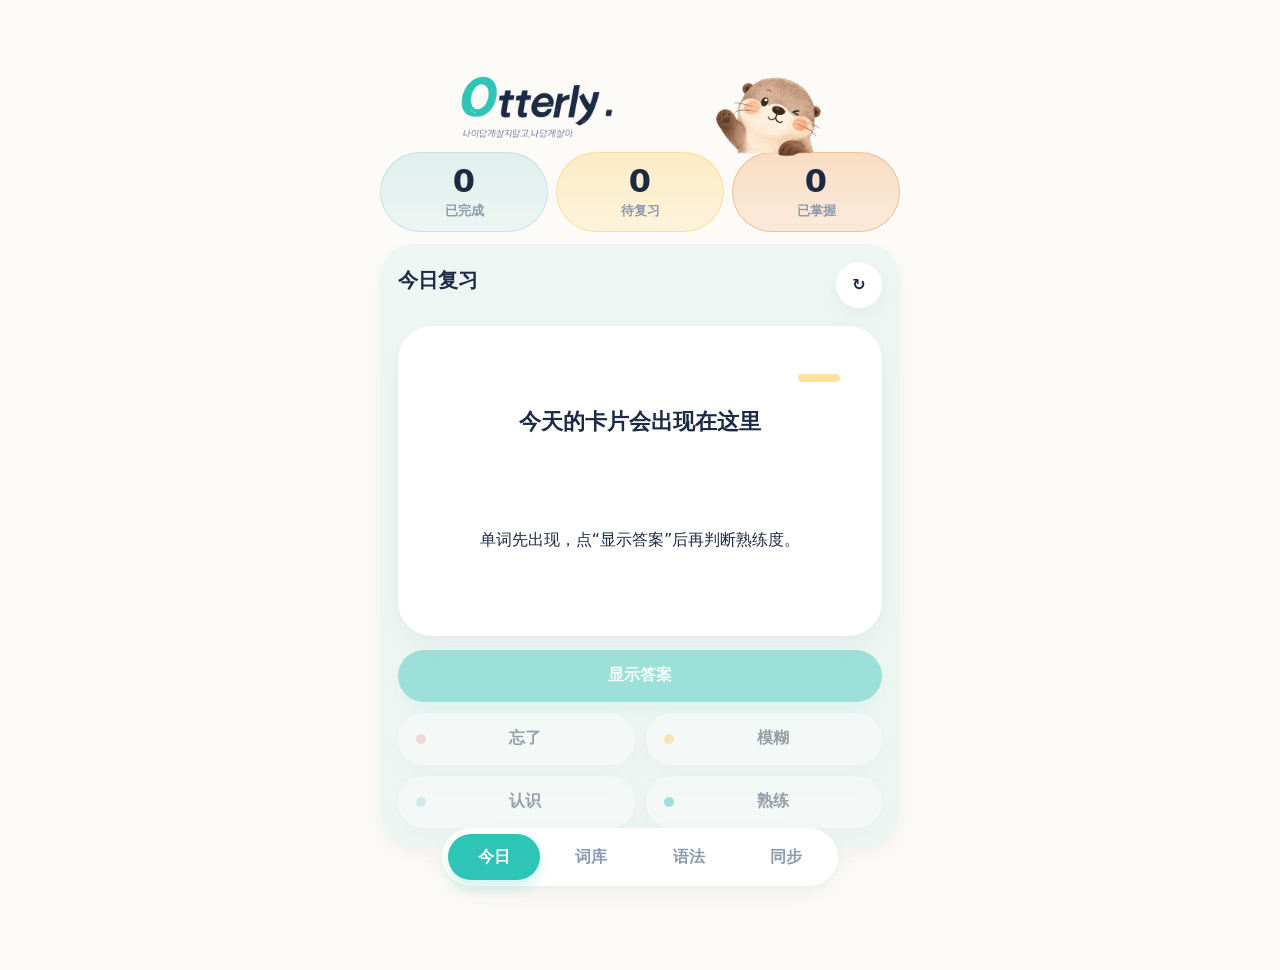
<file: index.html>
<!doctype html>
<html lang="zh-CN">
  <head>
    <meta charset="UTF-8" />
    <meta name="viewport" content="width=device-width, initial-scale=1.0" />
    <meta name="theme-color" content="#2EC4B6" />
    <meta name="apple-mobile-web-app-capable" content="yes" />
    <meta name="apple-mobile-web-app-title" content="Otterly" />
    <meta name="apple-mobile-web-app-status-bar-style" content="default" />
    <meta name="application-name" content="Otterly" />
    <title>Otterly</title>
    <link rel="manifest" href="./manifest.webmanifest?v=20260605-daily-deck" />
    <link rel="icon" type="image/png" sizes="192x192" href="./favicon.png?v=20260605-daily-deck" />
    <link rel="apple-touch-icon" href="./apple-touch-icon.png?v=20260605-daily-deck" />
    <link rel="stylesheet" href="./styles.css?v=20260605-daily-deck" />
  </head>
  <body>
    <main class="app-shell">
      <header class="topbar">
        <div class="brand-header" aria-label="Otterly">
          <img class="brand-header-image" src="./assets/banner-today.png" alt="Otterly" onerror="this.hidden=true; this.nextElementSibling.hidden=false;" />
          <div class="brand-header-fallback" hidden>
            <span class="brand-wordmark">OTTERLY</span>
          </div>
        </div>
      </header>

      <nav class="tab-bar" aria-label="功能导航">
        <button type="button" class="tab-button active" data-tab="review">今日</button>
        <button type="button" class="tab-button" data-tab="library">词库</button>
        <button type="button" class="tab-button" data-tab="grammar">语法</button>
        <button type="button" class="tab-button" data-tab="sync">同步</button>
      </nav>

      <section id="reviewView" class="tab-view active" data-view="review">
        <section class="review-dashboard" aria-label="今日复习概览">
          <div>
            <span id="doneCount">0</span>
            <small>已完成</small>
          </div>
          <div>
            <span id="dueCount">0</span>
            <small>待复习</small>
          </div>
          <div>
            <span id="goalProgress">0</span>
            <small>已掌握</small>
          </div>
        </section>

        <section class="panel review-panel">
          <div class="panel-head">
            <div>
              <h2>今日复习</h2>
              <p id="reviewSubhead"></p>
            </div>
            <button id="nextReview" class="icon-button" title="扩展或换一张今日卡片" aria-label="扩展或换一张今日卡片">↻</button>
          </div>

          <article id="reviewCard" class="review-card empty">
            <p class="empty-title">今天的卡片会出现在这里</p>
            <p>单词先出现，点“显示答案”后再判断熟练度。</p>
          </article>

          <div class="review-actions">
            <button id="revealAnswer" class="secondary-button" disabled>显示答案</button>
            <button id="forgotButton" class="danger-button" disabled>忘了</button>
            <button id="fuzzyButton" class="secondary-button" disabled>模糊</button>
            <button id="knownButton" class="primary-button" disabled>认识</button>
            <button id="easyButton" class="primary-button strong-button" disabled>熟练</button>
          </div>
        </section>
      </section>

      <section id="libraryView" class="tab-view" data-view="library">
        <section class="entry-layout">
          <section class="panel library-panel">
            <div class="panel-head library-head">
              <div>
                <h2>我的词库</h2>
                <p><span id="totalCount">0</span> 个词</p>
              </div>
              <button id="addWordToggle" type="button" class="secondary-button library-add-button" aria-expanded="false">＋ 新增单词</button>
            </div>
              <div class="library-tools">
                <input id="filterInput" placeholder="搜索词库" />
                <button id="sortOldestButton" class="icon-button" title="按最早录入排序" aria-label="按最早录入排序">↑</button>
                <button id="sortNewestButton" class="icon-button active-sort" title="按最近录入排序" aria-label="按最近录入排序">↓</button>
              </div>
              <div class="library-hidden-data" hidden>
                <button id="exportButton" class="icon-button library-data-button" title="导出数据" aria-label="导出数据">导出</button>
                <label class="icon-button import-button" title="导入数据" aria-label="导入数据">
                  导入
                  <input id="importInput" type="file" accept="application/json" />
                </label>
              </div>
            <aside id="wordFormPanel" class="add-panel library-word-form collapsed">
              <div class="panel-head">
                <h2 id="wordFormTitle">录入新词</h2>
              </div>

              <form id="wordForm" class="word-form">
                <div class="form-section">
                  <p class="form-section-title">基础信息</p>
                  <label for="wordInput">韩语单词</label>
                  <input id="wordInput" required lang="ko" autocomplete="off" placeholder="예: 기억하다" />

                  <div class="form-grid">
                    <label>
                      发音
                      <input id="pronunciationInput" placeholder="gong-bu-ha-da" />
                    </label>
                    <label>
                      词性
                      <select id="posInput">
                        <option value="">未标注</option>
                        <option value="명사">명사 名词</option>
                        <option value="대명사">대명사 代词</option>
                        <option value="수사">수사 数词</option>
                        <option value="동사">동사 动词</option>
                        <option value="형용사">형용사 形容词</option>
                        <option value="관형사">관형사 冠形词</option>
                        <option value="부사">부사 副词</option>
                        <option value="조사">조사 助词</option>
                        <option value="감탄사">감탄사 叹词</option>
                        <option value="어미">어미 语尾</option>
                        <option value="표현">표현 表达/短语</option>
                        <option value="기타">기타 其他</option>
                      </select>
                    </label>
                  </div>
                </div>

                <div class="form-section">
                  <p class="form-section-title">释义与备注</p>
                  <label for="meaningInput">中文释义</label>
                  <textarea id="meaningInput" rows="4" placeholder="自己写中文意思、近义词或容易混淆的点"></textarea>

                  <label for="formsInput">变形 / 派生</label>
                  <textarea id="formsInput" rows="3" placeholder="예: 해요体、过去式、名词化、相关词"></textarea>

                  <label for="noteInput">例句及易混点</label>
                  <textarea id="noteInput" rows="3" placeholder="예: 기억이 나다 / 기억하다 的区别"></textarea>
                </div>

                <button id="wordSubmitButton" type="submit" class="primary-button">加入词库</button>
              </form>
            </aside>
            <div id="wordList" class="word-list"></div>
          </section>
        </section>
      </section>

      <section id="grammarView" class="tab-view" data-view="grammar">
        <section class="panel grammar-panel">
          <div class="panel-head library-head">
            <div>
              <h2>语法库</h2>
              <p><span id="grammarTotalCount">0</span> 个语法点</p>
            </div>
            <button id="addGrammarToggle" type="button" class="secondary-button library-add-button" aria-expanded="false">＋ 新增语法</button>
          </div>
          <div class="library-tools grammar-tools">
            <input id="grammarFilterInput" placeholder="搜索语法卡片" />
            <select id="grammarCategoryFilter" aria-label="按分类筛选">
              <option value="">全部分类</option>
              <option value="助词">助词</option>
              <option value="先语末词尾">先语末词尾</option>
              <option value="连接词尾">连接词尾</option>
              <option value="转成词尾">转成词尾</option>
              <option value="终结词尾">终结词尾</option>
              <option value="固定构成">固定构成</option>
              <option value="话语表达">话语表达</option>
              <option value="活用规则">活用规则</option>
              <option value="其他">其他</option>
            </select>
          </div>
          <aside id="grammarFormPanel" class="add-panel library-word-form collapsed">
            <div class="panel-head">
              <h2 id="grammarFormTitle">新增语法点</h2>
            </div>

            <form id="grammarForm" class="word-form">
              <div class="form-section">
                <p class="form-section-title">基础信息</p>
                <label for="grammarInput">语法点</label>
                <input id="grammarInput" required lang="ko" autocomplete="off" placeholder="-(으)ㄹ 것 같다" />

                <label for="grammarSummaryInput">一句话理解</label>
                <textarea id="grammarSummaryInput" rows="3" placeholder="表示推测，好像……"></textarea>

                <label for="grammarPatternInput">规则</label>
                <textarea id="grammarPatternInput" rows="3" placeholder="动词词干 + (으)ㄹ 것 같다"></textarea>
              </div>

              <div class="form-section">
                <p class="form-section-title">例句与来源</p>
                <label for="grammarExamplesInput">例句</label>
                <textarea id="grammarExamplesInput" rows="5" placeholder="一行一个例句，或韩文和中文分行填写"></textarea>

                <div class="form-grid">
                  <label>
                    来源
                    <input id="grammarSourceInput" placeholder="TTMIK L3-23" />
                  </label>
                  <label>
                    分类
                    <select id="grammarCategoryInput">
                      <option value="助词">助词</option>
                      <option value="先语末词尾">先语末词尾</option>
                      <option value="连接词尾">连接词尾</option>
                      <option value="转成词尾">转成词尾</option>
                      <option value="终结词尾">终结词尾</option>
                      <option value="固定构成">固定构成</option>
                      <option value="话语表达">话语表达</option>
                      <option value="活用规则">活用规则</option>
                      <option value="其他" selected>其他</option>
                    </select>
                  </label>
                </div>

                <label for="grammarFunctionInput">功能</label>
                <input id="grammarFunctionInput" placeholder="例如：推测 / 原因 / 条件 / 限定 / 意图 / 让步 / 发现 / 提醒" />

                <label for="grammarNotesInput">备注</label>
                <textarea id="grammarNotesInput" rows="3" placeholder="补充说明、易混点或自己的理解"></textarea>
              </div>

              <button id="grammarSubmitButton" type="submit" class="primary-button">保存语法点</button>
            </form>
          </aside>
          <div id="grammarList" class="word-list"></div>
        </section>
      </section>

      <section id="syncView" class="tab-view" data-view="sync">
        <section class="panel sync-panel" aria-labelledby="syncTitle">
          <div class="panel-head sync-status-card">
            <div>
              <h2 id="syncTitle">云端同步</h2>
              <p id="syncStatus">未连接</p>
            </div>
          </div>
          <div class="sync-form">
            <div class="sync-actions cloud-main-actions">
              <button type="button" id="pullCloudButton" class="secondary-button" disabled>从云端下载</button>
              <button type="button" id="pushCloudButton" class="primary-button" disabled>同步到云端</button>
            </div>

            <label for="syncEmailInput">邮箱</label>
            <input id="syncEmailInput" type="email" autocomplete="email" placeholder="you@example.com" />
            <div class="sync-actions">
              <button type="button" id="sendLoginLink" class="secondary-button">发送验证码</button>
              <button type="button" id="refreshSessionButton" class="secondary-button">检查登录状态</button>
            </div>
            <label for="magicLinkInput">邮箱验证码</label>
            <input id="magicLinkInput" autocomplete="one-time-code" inputmode="numeric" maxlength="8" placeholder="输入邮件里的 6 位验证码" />
            <button type="button" id="applyMagicLinkButton" class="secondary-button">用验证码登录</button>
            <div class="sync-actions account-actions">
              <button type="button" id="signOutButton" class="secondary-button" disabled>退出</button>
            </div>

            <details class="advanced-config">
              <summary>高级配置</summary>
              <label for="supabaseUrlInput">Supabase URL</label>
              <input id="supabaseUrlInput" autocomplete="off" placeholder="https://xxxx.supabase.co" />

              <label for="supabaseAnonInput">Supabase anon key</label>
              <input id="supabaseAnonInput" type="password" autocomplete="off" placeholder="eyJ..." />
              <button type="button" id="saveCloudConfig" class="secondary-button">保存云配置</button>
            </details>
          </div>
        </section>
      </section>
    </main>

    <script type="module" src="./app.js?v=20261028-balanced-daily-deck"></script>
  </body>
</html>
</file>
<file: styles.css>
/* A. design tokens */
:root {
  color-scheme: light;
  --bg: #fdfbf7;
  --surface: #ffffff;
  --surface-warm: #fffaf0;
  --field: #f5f6f8;
  --ink: #1d2a44;
  --muted: #8e9aaf;
  --brand: #2ec4b6;
  --mint: #a8dadc;
  --yellow: #ffd166;
  --orange: #f4a261;
  --pink: #f6a8b5;
  --lavender: #d9c8f2;
  --line: rgba(168, 218, 220, 0.58);
  --shadow: 0 4px 16px rgba(29, 42, 68, 0.02), 0 12px 32px rgba(29, 42, 68, 0.03);
  --nav-shadow: 0 4px 16px rgba(29, 42, 68, 0.03), 0 12px 28px rgba(29, 42, 68, 0.04);
  --radius-xl: 34px;
  --radius-lg: 28px;
  --radius-md: 18px;
  --radius-pill: 999px;
  --app-width: 520px;
}

/* B. reset and base */
* {
  box-sizing: border-box;
}

[hidden] {
  display: none !important;
}

html,
body {
  max-width: 100%;
  overflow-x: hidden;
}

body {
  margin: 0;
  min-height: 100vh;
  color: var(--ink);
  background: var(--bg);
  font-family: Inter, "Plus Jakarta Sans", ui-sans-serif, system-ui, -apple-system, BlinkMacSystemFont, "Segoe UI", sans-serif;
}

button,
input,
textarea,
select {
  font: inherit;
}

button {
  cursor: pointer;
  transition: transform 140ms ease, background 140ms ease, border-color 140ms ease, box-shadow 140ms ease, opacity 140ms ease;
}

button:hover:not(:disabled) {
  transform: translateY(-1px);
}

button:active:not(:disabled) {
  transform: translateY(0) scale(0.98);
}

button:disabled {
  cursor: not-allowed;
  opacity: 0.42;
}

h1,
h2,
p {
  margin-top: 0;
}

h2 {
  margin-bottom: 0;
  color: var(--ink);
  font-size: 1.28rem;
  font-weight: 900;
  line-height: 1.2;
  letter-spacing: 0;
}

::placeholder {
  color: rgba(142, 154, 175, 0.78);
}

/* C. layout */
.app-shell {
  width: min(var(--app-width), calc(100% - 20px));
  margin: 0 auto;
  padding: 36px 0 124px;
}

.topbar {
  position: relative;
  z-index: 8;
  display: grid;
  min-height: 136px;
  margin-bottom: -24px;
}

.brand-header {
  position: relative;
  z-index: 9;
  display: block;
  width: 100%;
  height: 100px;
  transform: translateY(18px);
}

.brand-header-image {
  position: relative;
  z-index: 9;
  display: block;
  width: 100%;
  height: 100px;
  object-fit: contain;
  object-position: center bottom;
}

.brand-header-fallback {
  color: var(--ink);
  font-size: 2rem;
  font-weight: 900;
  letter-spacing: 0.04em;
}

.tab-view {
  display: none;
}

.tab-view.active {
  display: block;
}

.entry-layout {
  display: block;
}

/* D. navigation */
.tab-bar {
  position: fixed;
  left: 50%;
  bottom: max(14px, env(safe-area-inset-bottom));
  z-index: 20;
  display: grid;
  grid-template-columns: repeat(4, 1fr);
  gap: 6px;
  width: min(396px, calc(100% - 24px));
  padding: 6px;
  border-radius: var(--radius-pill);
  background: var(--surface);
  box-shadow: var(--nav-shadow);
  transform: translateX(-50%);
}

.tab-button {
  display: grid;
  place-items: center;
  min-height: 46px;
  padding: 1px 6px;
  border: 1px solid transparent;
  border-radius: var(--radius-pill);
  background: transparent;
  color: var(--muted);
  font-size: 1.02rem;
  font-weight: 760;
  line-height: 1;
  white-space: nowrap;
}

.tab-button.active {
  background: var(--brand);
  color: #ffffff;
  box-shadow: 0 8px 14px rgba(46, 196, 182, 0.2);
}

/* E. panels */
.panel {
  border: 0;
  border-radius: var(--radius-xl);
  background: var(--surface);
  box-shadow: var(--shadow);
  color: var(--ink);
}

.panel-head {
  display: flex;
  align-items: start;
  justify-content: space-between;
  gap: 12px;
  margin-bottom: 18px;
}

.panel-head p {
  margin: 8px 0 0;
  color: var(--muted);
  font-size: 0.95rem;
  font-weight: 760;
  line-height: 1.35;
}

.icon-button {
  display: grid;
  place-items: center;
  min-width: 46px;
  min-height: 46px;
  padding: 0 12px;
  border: 0;
  border-radius: var(--radius-pill);
  background: var(--surface);
  color: var(--ink);
  box-shadow: var(--shadow);
  font-weight: 850;
  line-height: 1;
}

/* F. review page */
.review-dashboard {
  position: relative;
  z-index: 3;
  display: grid;
  grid-template-columns: repeat(3, minmax(0, 1fr));
  gap: 8px;
  margin-bottom: 12px;
}

.review-dashboard > div {
  position: relative;
  display: flex;
  min-width: 0;
  min-height: 72px;
  flex-direction: column;
  align-items: center;
  justify-content: center;
  padding: 12px;
  border: 1px solid var(--line);
  border-radius: var(--radius-pill);
  overflow: hidden;
}

.review-dashboard > div:nth-child(1) {
  background: linear-gradient(180deg, rgba(168, 218, 220, 0.34), rgba(168, 218, 220, 0.18));
}

.review-dashboard > div:nth-child(2) {
  background: linear-gradient(180deg, rgba(255, 209, 102, 0.34), rgba(255, 209, 102, 0.18));
  border-color: rgba(255, 209, 102, 0.58);
}

.review-dashboard > div:nth-child(3) {
  background: linear-gradient(180deg, rgba(244, 162, 97, 0.34), rgba(244, 162, 97, 0.18));
  border-color: rgba(244, 162, 97, 0.58);
}

.review-dashboard span {
  display: block;
  color: var(--ink);
  font-size: clamp(1.55rem, 7vw, 2rem);
  font-weight: 900;
  line-height: 1;
}

.review-dashboard small {
  display: block;
  margin-top: 6px;
  color: var(--muted);
  font-size: 0.82rem;
  font-weight: 850;
  line-height: 1.2;
}

.review-panel {
  position: relative;
  z-index: 1;
  padding: 18px;
  border-radius: var(--radius-xl);
  background: rgba(168, 218, 220, 0.18);
}

.review-panel .panel-head {
  align-items: center;
}

.review-card {
  position: relative;
  display: grid;
  min-height: 310px;
  max-height: 310px;
  align-items: center;
  gap: 18px;
  padding: 50px 24px 38px;
  border: 0;
  border-radius: var(--radius-xl);
  background: var(--surface);
  box-shadow: var(--shadow);
  overflow-y: auto;
  color: var(--ink);
}

.review-card::before {
  content: "";
  position: absolute;
  top: 48px;
  right: 42px;
  width: 42px;
  height: 8px;
  border-radius: var(--radius-pill);
  background: rgba(255, 209, 102, 0.62);
}

.review-card.revealed {
  align-items: start;
  padding-top: 38px;
}

.review-card.revealed::before {
  background: rgba(168, 218, 220, 0.46);
}

.review-card.empty {
  place-items: center;
  text-align: center;
}

.empty-title {
  margin-bottom: 14px;
  color: var(--ink);
  font-size: 1.35rem;
  font-weight: 900;
}

.direction-pill {
  width: fit-content;
  margin: 0 auto 20px;
  padding: 6px 12px;
  border-radius: var(--radius-pill);
  background: rgba(142, 154, 175, 0.12);
  color: var(--muted);
  font-size: 0.82rem;
  font-weight: 850;
  line-height: 1;
}

.review-card.revealed .direction-pill {
  display: none;
}

.card-word {
  position: relative;
  color: var(--ink);
  font-family: "Noto Sans KR", Pretendard, Inter, system-ui, sans-serif;
  font-size: clamp(4.2rem, 18.4vw, 5.45rem);
  font-weight: 920;
  line-height: 1;
  letter-spacing: 0;
  text-align: center;
}

.card-meaning {
  color: var(--ink);
  font-size: clamp(2rem, 11vw, 3.4rem);
  font-weight: 900;
  line-height: 1.15;
  text-align: center;
}

.card-front-pronunciation {
  margin-top: 40px;
  color: var(--muted);
  font-size: 1.05rem;
  font-weight: 850;
  text-align: center;
}

.review-card.revealed .card-front-pronunciation {
  margin-top: 10px;
}

.card-answer {
  display: grid;
  gap: 12px;
  margin-top: 18px;
  padding: 20px;
  border-radius: 28px;
  background: rgba(253, 251, 247, 0.84);
}

.answer-row {
  display: flex;
  align-items: baseline;
  gap: 10px;
  color: var(--ink);
  font-size: 1rem;
  font-weight: 760;
  line-height: 1.45;
}

.answer-label {
  flex: 0 0 auto;
  padding: 6px 10px;
  border-radius: var(--radius-pill);
  background: rgba(168, 218, 220, 0.34);
  color: var(--ink);
  font-size: 0.82rem;
  font-weight: 900;
}

.answer-value {
  min-width: 0;
}

.card-speak-button {
  position: absolute;
  right: 34px;
  bottom: 30px;
  display: block;
  width: 30px;
  min-width: 30px;
  height: 30px;
  min-height: 30px;
  padding: 0;
  border: 0;
  border-radius: var(--radius-pill);
  background: rgba(255, 209, 102, 0.38) url("./assets/sound.png") center / 18px 18px no-repeat;
  box-shadow: 0 4px 14px rgba(29, 42, 68, 0.04);
  color: transparent;
  font-size: 0;
}

.review-actions {
  display: grid;
  grid-template-columns: repeat(2, minmax(0, 1fr));
  gap: 11px;
  margin-top: 14px;
}

.review-actions #revealAnswer {
  grid-column: 1 / -1;
}

#forgotButton,
#fuzzyButton,
#knownButton,
#easyButton {
  position: relative;
  padding-left: 34px;
  background: rgba(255, 255, 255, 0.9);
  color: var(--ink);
  box-shadow: var(--shadow);
}

#forgotButton::before,
#fuzzyButton::before,
#knownButton::before,
#easyButton::before {
  content: "";
  position: absolute;
  left: 18px;
  top: 50%;
  width: 10px;
  height: 10px;
  border-radius: var(--radius-pill);
  transform: translateY(-50%);
}

#forgotButton::before {
  background: var(--pink);
}

#fuzzyButton::before {
  background: var(--yellow);
}

#knownButton::before {
  background: var(--mint);
}

#easyButton::before {
  background: var(--brand);
}

/* G. entry page */
.add-panel {
  padding: 36px 20px 20px;
  border-radius: 32px;
  background: linear-gradient(180deg, var(--surface) 0%, var(--surface-warm) 100%);
  box-shadow: var(--shadow);
}

.word-form {
  display: grid;
  gap: 20px;
  color: var(--muted);
  font-size: 0.88rem;
  font-weight: 760;
}

.form-section {
  display: grid;
  gap: 18px;
}

.form-section-title {
  display: flex;
  align-items: center;
  gap: 9px;
  margin: 0 0 2px;
  color: var(--ink);
  font-size: 1rem;
  font-weight: 760;
}

.form-section-title::before {
  content: "";
  width: 3px;
  height: 16px;
  border-radius: var(--radius-pill);
  background: var(--brand);
}

.form-grid {
  display: grid;
  gap: 18px;
}

.word-form label,
.sync-form label {
  display: grid;
  gap: 8px;
  color: var(--muted);
  font-size: 0.88rem;
  font-weight: 520;
}

.word-form .primary-button {
  min-height: 52px;
  padding: 0 16px;
  border: 1px solid transparent;
  border-radius: 26px;
  background: var(--brand);
  color: #ffffff;
  box-shadow: 0 10px 16px rgba(46, 196, 182, 0.18);
  font-size: 0.88rem;
  font-weight: 900;
}

/* H. library page */
.library-panel {
  padding: 36px 20px 20px;
}

.library-panel .panel-head {
  display: grid;
  gap: 18px;
}

.library-head {
  grid-template-columns: 1fr auto;
  align-items: start;
  column-gap: 12px;
  row-gap: 6px;
}

.library-head > div {
  grid-column: 1;
  grid-row: 1;
  min-width: 0;
}

.library-add-button {
  width: auto;
  min-width: 128px;
  padding: 0 16px;
  white-space: nowrap;
}

.library-head .library-add-button {
  grid-column: 2;
  grid-row: 1;
  width: auto;
  max-width: max-content;
  justify-self: end;
  align-self: start;
}

.library-tools {
  display: grid;
  grid-template-columns: 1fr 46px 46px;
  gap: 10px;
}

.library-tools input {
  min-width: 0;
  min-height: 52px;
  background: var(--bg);
}

.library-tools .active-sort {
  background: var(--brand);
  color: #ffffff;
  border-color: transparent;
}

.library-data-button,
.import-button {
  width: auto;
  min-width: 66px;
  opacity: 0.58;
}

.library-data-button:hover,
.import-button:hover {
  opacity: 0.9;
}

.import-button input {
  display: none;
}

.library-word-form {
  margin: 16px 0 18px;
  box-shadow: none;
}

.library-word-form.collapsed {
  display: none;
}

.word-list {
  display: grid;
  gap: 14px;
  margin-top: 14px;
}

.word-item {
  position: relative;
  display: grid;
  grid-template-columns: 1fr auto;
  min-height: 110px;
  gap: 6px 12px;
  padding: 16px 18px 15px;
  border-radius: 28px;
  background: var(--surface);
  box-shadow: var(--shadow);
  overflow: hidden;
}

.word-item.expanded {
  gap: 10px 12px;
  padding-bottom: 58px;
}

.word-item::after {
  content: "";
  position: absolute;
  right: 20px;
  top: 18px;
  width: 8px;
  height: 8px;
  border-radius: var(--radius-pill);
  background: var(--yellow);
}

.word-stage-review::after {
  background: var(--mint);
}

.word-stage-mastered::after {
  background: var(--orange);
}

.word-title-row {
  display: flex;
  align-items: center;
  gap: 6px;
  min-width: 0;
}

.word-item strong {
  color: var(--ink);
  font-size: 1.5rem;
  font-weight: 900;
  line-height: 1.2;
}

.word-meta {
  width: fit-content;
  margin: 0;
  padding: 4px 8px;
  border-radius: var(--radius-pill);
  background: rgba(168, 218, 220, 0.34);
  color: var(--ink);
  font-size: 0.76rem;
  font-weight: 850;
}

.word-item > .word-meta {
  background: rgba(253, 251, 247, 0.9);
  color: var(--muted);
}

.word-text {
  grid-column: 1 / -1;
  margin: 0;
  color: var(--muted);
  font-size: 1rem;
  line-height: 1.36;
}

.word-detail {
  grid-column: 1 / -1;
  display: grid;
  gap: 10px;
  margin-top: 6px;
  padding: 14px;
  border-radius: 22px;
  background: rgba(168, 218, 220, 0.13);
}

.word-actions {
  position: absolute;
  right: 18px;
  bottom: 14px;
  display: flex;
  gap: 8px;
}

.tiny-button {
  display: grid;
  place-items: center;
  width: 30px;
  min-width: 30px;
  height: 30px;
  min-height: 30px;
  padding: 0;
  border: 0;
  border-radius: var(--radius-pill);
  background: transparent center / 17px 17px no-repeat;
  color: transparent;
  font-size: 0;
  line-height: 0;
}

.tiny-button[data-action="speak"] {
  background-image: url("./assets/sound.png");
}

.tiny-button[data-action="edit"] {
  background-image: url("./assets/edit.png");
}

.tiny-button[data-action="delete"] {
  background-image: url("./assets/delet.png");
}

.tiny-button:hover {
  background-color: rgba(142, 154, 175, 0.12);
}

/* I. sync page */
.sync-panel {
  padding: 36px 20px 20px;
}

.sync-status-card {
  position: relative;
  display: block;
  margin-bottom: 18px;
  padding: 18px;
  border-radius: 30px;
  background: rgba(168, 218, 220, 0.2);
  box-shadow: none;
}

.sync-status-card::after {
  content: attr(data-status);
}

#syncStatus {
  color: var(--muted);
}

#syncStatus::after {
  content: "";
}

.sync-form {
  display: grid;
  gap: 18px;
  color: var(--muted);
  font-size: 0.88rem;
  font-weight: 760;
}

.sync-actions {
  display: grid;
  grid-template-columns: 1fr 1fr;
  gap: 12px;
  margin-bottom: 4px;
}

.cloud-main-actions .secondary-button {
  border: 1px solid rgba(46, 196, 182, 0.34);
  background: #ffffff;
  color: var(--brand);
  box-shadow: none;
}

.account-actions {
  display: block;
}

.account-actions .secondary-button,
#refreshSessionButton,
#saveCloudConfig {
  background: rgba(253, 251, 247, 0.88);
  color: var(--muted);
  box-shadow: none;
}

.advanced-config {
  margin-top: 10px;
  padding: 0;
  border-radius: 26px;
  color: var(--muted);
}

.advanced-config summary {
  cursor: pointer;
  color: var(--muted);
  font-weight: 760;
}

.advanced-config[open] {
  display: grid;
  gap: 14px;
}

/* J. grammar page */
.grammar-panel {
  padding: 36px 20px 20px;
}

.grammar-tools {
  grid-template-columns: 1fr minmax(128px, 0.55fr);
}

.grammar-empty {
  display: grid;
  min-height: 220px;
  place-items: center;
  border-radius: 28px;
  background: rgba(168, 218, 220, 0.14);
  color: var(--muted);
  text-align: center;
}

.grammar-item {
  cursor: pointer;
}

.grammar-pattern {
  grid-column: 1 / -1;
  margin: 0;
  color: var(--muted);
  font-size: 0.92rem;
  line-height: 1.35;
}

.grammar-function {
  grid-column: 1 / -1;
  margin: 0;
  color: var(--muted);
  font-size: 0.92rem;
  line-height: 1.35;
}

.grammar-detail {
  grid-column: 1 / -1;
  display: grid;
  gap: 10px;
  margin-top: 6px;
  padding: 14px;
  border-radius: 22px;
  background: rgba(168, 218, 220, 0.13);
}

.word-detail .answer-row,
.grammar-detail .answer-row {
  display: grid;
  grid-template-columns: auto 1fr;
  gap: 8px;
  align-items: start;
  color: var(--muted);
  font-weight: 520;
}

.word-detail .answer-label,
.grammar-detail .answer-label {
  color: var(--ink);
  font-weight: 760;
}

.word-detail .answer-value,
.grammar-detail .answer-value {
  font-weight: 520;
}

.grammar-view-button {
  width: auto;
  min-width: 42px;
  padding: 0 8px;
  background-image: none;
  color: var(--muted);
  font-size: 0.76rem;
  font-weight: 850;
  line-height: 1;
}

/* K. buttons and inputs */
input,
textarea,
select {
  width: 100%;
  min-height: 52px;
  padding: 13px 14px;
  border: 0;
  border-radius: var(--radius-md);
  outline: none;
  background: var(--field);
  color: var(--ink);
  font-weight: 760;
}

textarea {
  min-height: 112px;
  line-height: 1.5;
  resize: vertical;
}

select {
  appearance: none;
  padding-right: 52px;
  background-image: linear-gradient(45deg, transparent 50%, var(--ink) 50%),
    linear-gradient(135deg, var(--ink) 50%, transparent 50%);
  background-position: calc(100% - 25px) 50%, calc(100% - 16px) 50%;
  background-size: 9px 9px, 9px 9px;
  background-repeat: no-repeat;
  font-weight: 520;
}

input:focus,
textarea:focus,
select:focus {
  box-shadow: 0 0 0 3px rgba(46, 196, 182, 0.18);
}

.primary-button,
.secondary-button,
.danger-button {
  width: 100%;
  min-height: 52px;
  padding: 0 16px;
  border: 0;
  border-radius: 26px;
  font-weight: 900;
}

.secondary-button {
  background: var(--brand);
  color: #ffffff;
  box-shadow: 0 8px 18px rgba(46, 196, 182, 0.16);
}

.primary-button {
  background: rgba(255, 255, 255, 0.9);
  color: var(--ink);
}

.strong-button {
  color: var(--ink);
}

.danger-button {
  color: var(--ink);
}

/* L. toast */
.toast {
  position: fixed;
  left: 50%;
  bottom: calc(92px + env(safe-area-inset-bottom));
  z-index: 30;
  max-width: min(360px, calc(100% - 32px));
  padding: 12px 18px;
  border-radius: var(--radius-pill);
  background: rgba(29, 42, 68, 0.88);
  color: #ffffff;
  box-shadow: var(--shadow);
  font-weight: 760;
  text-align: center;
  transform: translateX(-50%);
}

/* M. responsive media queries */
@media (min-width: 760px) {
  .app-shell {
    padding-top: 40px;
  }

  .form-grid {
    grid-template-columns: 1fr 1fr;
  }
}

@media (max-width: 760px) {
  .panel-head {
    align-items: center;
  }
}

@media (max-width: 460px) {
  .app-shell {
    width: min(100% - 20px, var(--app-width));
    padding-top: 36px;
    padding-bottom: 124px;
  }

  .topbar {
    min-height: 136px;
    margin-bottom: -24px;
  }

  .review-panel {
    padding: 18px;
  }

  .add-panel,
  .library-panel,
  .sync-panel,
  .grammar-panel {
    padding: 36px 18px 18px;
  }

  .review-card {
    min-height: 310px;
    max-height: 310px;
    padding-right: 24px;
    padding-left: 24px;
  }

  .review-actions {
    gap: 11px;
  }

  .library-tools {
    grid-template-columns: 1fr 46px 46px;
  }

  .grammar-tools {
    grid-template-columns: 1fr;
  }

  .library-head {
    grid-template-columns: minmax(0, 1fr) auto;
  }

  .library-add-button {
    width: auto;
    max-width: max-content;
    min-width: 112px;
    min-height: 46px;
    padding: 0 12px;
    justify-self: end;
    font-size: 0.82rem;
  }

  .tab-bar {
    width: min(396px, calc(100% - 24px));
    padding: 6px;
  }
}
</file>
<file: korean-vocab-app/styles.css>
/* A. design tokens */
:root {
  color-scheme: light;
  --bg: #fdfbf7;
  --surface: #ffffff;
  --surface-warm: #fffaf0;
  --field: #f5f6f8;
  --ink: #1d2a44;
  --muted: #8e9aaf;
  --brand: #2ec4b6;
  --mint: #a8dadc;
  --yellow: #ffd166;
  --orange: #f4a261;
  --pink: #f6a8b5;
  --lavender: #d9c8f2;
  --line: rgba(168, 218, 220, 0.58);
  --shadow: 0 4px 16px rgba(29, 42, 68, 0.02), 0 12px 32px rgba(29, 42, 68, 0.03);
  --nav-shadow: 0 4px 16px rgba(29, 42, 68, 0.03), 0 12px 28px rgba(29, 42, 68, 0.04);
  --radius-xl: 34px;
  --radius-lg: 28px;
  --radius-md: 18px;
  --radius-pill: 999px;
  --app-width: 520px;
}

/* B. reset and base */
* {
  box-sizing: border-box;
}

[hidden] {
  display: none !important;
}

html,
body {
  max-width: 100%;
  overflow-x: hidden;
}

body {
  margin: 0;
  min-height: 100vh;
  color: var(--ink);
  background: var(--bg);
  font-family: Inter, "Plus Jakarta Sans", ui-sans-serif, system-ui, -apple-system, BlinkMacSystemFont, "Segoe UI", sans-serif;
}

button,
input,
textarea,
select {
  font: inherit;
}

button {
  cursor: pointer;
  transition: transform 140ms ease, background 140ms ease, border-color 140ms ease, box-shadow 140ms ease, opacity 140ms ease;
}

button:hover:not(:disabled) {
  transform: translateY(-1px);
}

button:active:not(:disabled) {
  transform: translateY(0) scale(0.98);
}

button:disabled {
  cursor: not-allowed;
  opacity: 0.42;
}

h1,
h2,
p {
  margin-top: 0;
}

h2 {
  margin-bottom: 0;
  color: var(--ink);
  font-size: 1.28rem;
  font-weight: 900;
  line-height: 1.2;
  letter-spacing: 0;
}

::placeholder {
  color: rgba(142, 154, 175, 0.78);
}

/* C. layout */
.app-shell {
  width: min(var(--app-width), calc(100% - 20px));
  margin: 0 auto;
  padding: 36px 0 124px;
}

.topbar {
  position: relative;
  z-index: 8;
  display: grid;
  min-height: 136px;
  margin-bottom: -24px;
}

.brand-header {
  position: relative;
  z-index: 9;
  display: block;
  width: 100%;
  height: 100px;
  transform: translateY(18px);
}

.brand-header-image {
  position: relative;
  z-index: 9;
  display: block;
  width: 100%;
  height: 100px;
  object-fit: contain;
  object-position: center bottom;
}

.brand-header-fallback {
  color: var(--ink);
  font-size: 2rem;
  font-weight: 900;
  letter-spacing: 0.04em;
}

.tab-view {
  display: none;
}

.tab-view.active {
  display: block;
}

.entry-layout {
  display: block;
}

/* D. navigation */
.tab-bar {
  position: fixed;
  left: 50%;
  bottom: max(14px, env(safe-area-inset-bottom));
  z-index: 20;
  display: grid;
  grid-template-columns: repeat(4, 1fr);
  gap: 6px;
  width: min(396px, calc(100% - 24px));
  padding: 6px;
  border-radius: var(--radius-pill);
  background: var(--surface);
  box-shadow: var(--nav-shadow);
  transform: translateX(-50%);
}

.tab-button {
  display: grid;
  place-items: center;
  min-height: 46px;
  padding: 1px 6px;
  border: 1px solid transparent;
  border-radius: var(--radius-pill);
  background: transparent;
  color: var(--muted);
  font-size: 1.02rem;
  font-weight: 760;
  line-height: 1;
  white-space: nowrap;
}

.tab-button.active {
  background: var(--brand);
  color: #ffffff;
  box-shadow: 0 8px 14px rgba(46, 196, 182, 0.2);
}

/* E. panels */
.panel {
  border: 0;
  border-radius: var(--radius-xl);
  background: var(--surface);
  box-shadow: var(--shadow);
  color: var(--ink);
}

.panel-head {
  display: flex;
  align-items: start;
  justify-content: space-between;
  gap: 12px;
  margin-bottom: 18px;
}

.panel-head p {
  margin: 8px 0 0;
  color: var(--muted);
  font-size: 0.95rem;
  font-weight: 760;
  line-height: 1.35;
}

.icon-button {
  display: grid;
  place-items: center;
  min-width: 46px;
  min-height: 46px;
  padding: 0 12px;
  border: 0;
  border-radius: var(--radius-pill);
  background: var(--surface);
  color: var(--ink);
  box-shadow: var(--shadow);
  font-weight: 850;
  line-height: 1;
}

/* F. review page */
.review-dashboard {
  position: relative;
  z-index: 3;
  display: grid;
  grid-template-columns: repeat(3, minmax(0, 1fr));
  gap: 8px;
  margin-bottom: 12px;
}

.review-dashboard > div {
  position: relative;
  display: flex;
  min-width: 0;
  min-height: 72px;
  flex-direction: column;
  align-items: center;
  justify-content: center;
  padding: 12px;
  border: 1px solid var(--line);
  border-radius: var(--radius-pill);
  overflow: hidden;
}

.review-dashboard > div:nth-child(1) {
  background: linear-gradient(180deg, rgba(168, 218, 220, 0.34), rgba(168, 218, 220, 0.18));
}

.review-dashboard > div:nth-child(2) {
  background: linear-gradient(180deg, rgba(255, 209, 102, 0.34), rgba(255, 209, 102, 0.18));
  border-color: rgba(255, 209, 102, 0.58);
}

.review-dashboard > div:nth-child(3) {
  background: linear-gradient(180deg, rgba(244, 162, 97, 0.34), rgba(244, 162, 97, 0.18));
  border-color: rgba(244, 162, 97, 0.58);
}

.review-dashboard span {
  display: block;
  color: var(--ink);
  font-size: clamp(1.55rem, 7vw, 2rem);
  font-weight: 900;
  line-height: 1;
}

.review-dashboard small {
  display: block;
  margin-top: 6px;
  color: var(--muted);
  font-size: 0.82rem;
  font-weight: 850;
  line-height: 1.2;
}

.review-panel {
  position: relative;
  z-index: 1;
  padding: 18px;
  border-radius: var(--radius-xl);
  background: rgba(168, 218, 220, 0.18);
}

.review-panel .panel-head {
  align-items: center;
}

.review-card {
  position: relative;
  display: grid;
  min-height: 310px;
  max-height: 310px;
  align-items: center;
  gap: 18px;
  padding: 50px 24px 38px;
  border: 0;
  border-radius: var(--radius-xl);
  background: var(--surface);
  box-shadow: var(--shadow);
  overflow-y: auto;
  color: var(--ink);
}

.review-card::before {
  content: "";
  position: absolute;
  top: 48px;
  right: 42px;
  width: 42px;
  height: 8px;
  border-radius: var(--radius-pill);
  background: rgba(255, 209, 102, 0.62);
}

.review-card.revealed {
  align-items: start;
  padding-top: 38px;
}

.review-card.revealed::before {
  background: rgba(168, 218, 220, 0.46);
}

.review-card.empty {
  place-items: center;
  text-align: center;
}

.empty-title {
  margin-bottom: 14px;
  color: var(--ink);
  font-size: 1.35rem;
  font-weight: 900;
}

.direction-pill {
  width: fit-content;
  margin: 0 auto 20px;
  padding: 6px 12px;
  border-radius: var(--radius-pill);
  background: rgba(142, 154, 175, 0.12);
  color: var(--muted);
  font-size: 0.82rem;
  font-weight: 850;
  line-height: 1;
}

.review-card.revealed .direction-pill {
  display: none;
}

.card-word {
  position: relative;
  color: var(--ink);
  font-family: "Noto Sans KR", Pretendard, Inter, system-ui, sans-serif;
  font-size: clamp(4.2rem, 18.4vw, 5.45rem);
  font-weight: 920;
  line-height: 1;
  letter-spacing: 0;
  text-align: center;
}

.card-meaning {
  color: var(--ink);
  font-size: clamp(2rem, 11vw, 3.4rem);
  font-weight: 900;
  line-height: 1.15;
  text-align: center;
}

.card-front-pronunciation {
  margin-top: 40px;
  color: var(--muted);
  font-size: 1.05rem;
  font-weight: 850;
  text-align: center;
}

.review-card.revealed .card-front-pronunciation {
  margin-top: 10px;
}

.card-answer {
  display: grid;
  gap: 12px;
  margin-top: 18px;
  padding: 20px;
  border-radius: 28px;
  background: rgba(253, 251, 247, 0.84);
}

.answer-row {
  display: flex;
  align-items: baseline;
  gap: 10px;
  color: var(--ink);
  font-size: 1rem;
  font-weight: 760;
  line-height: 1.45;
}

.answer-label {
  flex: 0 0 auto;
  padding: 6px 10px;
  border-radius: var(--radius-pill);
  background: rgba(168, 218, 220, 0.34);
  color: var(--ink);
  font-size: 0.82rem;
  font-weight: 900;
}

.answer-value {
  min-width: 0;
}

.card-speak-button {
  position: absolute;
  right: 34px;
  bottom: 30px;
  display: block;
  width: 30px;
  min-width: 30px;
  height: 30px;
  min-height: 30px;
  padding: 0;
  border: 0;
  border-radius: var(--radius-pill);
  background: rgba(255, 209, 102, 0.38) url("./assets/sound.png") center / 18px 18px no-repeat;
  box-shadow: 0 4px 14px rgba(29, 42, 68, 0.04);
  color: transparent;
  font-size: 0;
}

.review-actions {
  display: grid;
  grid-template-columns: repeat(2, minmax(0, 1fr));
  gap: 11px;
  margin-top: 14px;
}

.review-actions #revealAnswer {
  grid-column: 1 / -1;
}

#forgotButton,
#fuzzyButton,
#knownButton,
#easyButton {
  position: relative;
  padding-left: 34px;
  background: rgba(255, 255, 255, 0.9);
  color: var(--ink);
  box-shadow: var(--shadow);
}

#forgotButton::before,
#fuzzyButton::before,
#knownButton::before,
#easyButton::before {
  content: "";
  position: absolute;
  left: 18px;
  top: 50%;
  width: 10px;
  height: 10px;
  border-radius: var(--radius-pill);
  transform: translateY(-50%);
}

#forgotButton::before {
  background: var(--pink);
}

#fuzzyButton::before {
  background: var(--yellow);
}

#knownButton::before {
  background: var(--mint);
}

#easyButton::before {
  background: var(--brand);
}

/* G. entry page */
.add-panel {
  padding: 36px 20px 20px;
  border-radius: 32px;
  background: linear-gradient(180deg, var(--surface) 0%, var(--surface-warm) 100%);
  box-shadow: var(--shadow);
}

.word-form {
  display: grid;
  gap: 20px;
  color: var(--muted);
  font-size: 0.88rem;
  font-weight: 760;
}

.form-section {
  display: grid;
  gap: 18px;
}

.form-section-title {
  display: flex;
  align-items: center;
  gap: 9px;
  margin: 0 0 2px;
  color: var(--ink);
  font-size: 1rem;
  font-weight: 760;
}

.form-section-title::before {
  content: "";
  width: 3px;
  height: 16px;
  border-radius: var(--radius-pill);
  background: var(--brand);
}

.form-grid {
  display: grid;
  gap: 18px;
}

.word-form label,
.sync-form label {
  display: grid;
  gap: 8px;
  color: var(--muted);
  font-size: 0.88rem;
  font-weight: 520;
}

.word-form .primary-button {
  min-height: 52px;
  padding: 0 16px;
  border: 1px solid transparent;
  border-radius: 26px;
  background: var(--brand);
  color: #ffffff;
  box-shadow: 0 10px 16px rgba(46, 196, 182, 0.18);
  font-size: 0.88rem;
  font-weight: 900;
}

/* H. library page */
.library-panel {
  padding: 36px 20px 20px;
}

.library-panel .panel-head {
  display: grid;
  gap: 18px;
}

.library-head {
  grid-template-columns: 1fr auto;
  align-items: start;
}

.library-add-button {
  width: auto;
  min-width: 128px;
  padding: 0 16px;
  white-space: nowrap;
}

.library-head .library-add-button {
  width: auto;
  max-width: max-content;
  justify-self: end;
}

.library-tools {
  display: grid;
  grid-template-columns: 1fr 46px 46px;
  gap: 10px;
}

.library-tools input {
  min-width: 0;
  min-height: 52px;
  background: var(--bg);
}

.library-tools .active-sort {
  background: var(--brand);
  color: #ffffff;
  border-color: transparent;
}

.library-data-button,
.import-button {
  width: auto;
  min-width: 66px;
  opacity: 0.58;
}

.library-data-button:hover,
.import-button:hover {
  opacity: 0.9;
}

.import-button input {
  display: none;
}

.library-word-form {
  margin: 16px 0 18px;
  box-shadow: none;
}

.library-word-form.collapsed {
  display: none;
}

.word-list {
  display: grid;
  gap: 14px;
  margin-top: 14px;
}

.word-item {
  position: relative;
  display: grid;
  grid-template-columns: 1fr auto;
  min-height: 110px;
  gap: 6px 12px;
  padding: 16px 18px 15px;
  border-radius: 28px;
  background: var(--surface);
  box-shadow: var(--shadow);
  overflow: hidden;
}

.word-item::after {
  content: "";
  position: absolute;
  right: 20px;
  top: 18px;
  width: 8px;
  height: 8px;
  border-radius: var(--radius-pill);
  background: var(--yellow);
}

.word-stage-review::after {
  background: var(--mint);
}

.word-stage-mastered::after {
  background: var(--orange);
}

.word-title-row {
  display: flex;
  align-items: center;
  gap: 6px;
  min-width: 0;
}

.word-item strong {
  color: var(--ink);
  font-size: 1.5rem;
  font-weight: 900;
  line-height: 1.2;
}

.word-meta {
  width: fit-content;
  margin: 0;
  padding: 4px 8px;
  border-radius: var(--radius-pill);
  background: rgba(168, 218, 220, 0.34);
  color: var(--ink);
  font-size: 0.76rem;
  font-weight: 850;
}

.word-item > .word-meta {
  background: rgba(253, 251, 247, 0.9);
  color: var(--muted);
}

.word-text {
  grid-column: 1 / -1;
  margin: 0;
  color: var(--muted);
  font-size: 1rem;
  line-height: 1.36;
}

.word-actions {
  position: absolute;
  right: 18px;
  bottom: 14px;
  display: flex;
  gap: 8px;
}

.tiny-button {
  display: grid;
  place-items: center;
  width: 30px;
  min-width: 30px;
  height: 30px;
  min-height: 30px;
  padding: 0;
  border: 0;
  border-radius: var(--radius-pill);
  background: transparent center / 17px 17px no-repeat;
  color: transparent;
  font-size: 0;
  line-height: 0;
}

.tiny-button[data-action="speak"] {
  background-image: url("./assets/sound.png");
}

.tiny-button[data-action="edit"] {
  background-image: url("./assets/edit.png");
}

.tiny-button[data-action="delete"] {
  background-image: url("./assets/delet.png");
}

.tiny-button:hover {
  background-color: rgba(142, 154, 175, 0.12);
}

/* I. sync page */
.sync-panel {
  padding: 36px 20px 20px;
}

.sync-status-card {
  position: relative;
  display: block;
  margin-bottom: 18px;
  padding: 18px;
  border-radius: 30px;
  background: rgba(168, 218, 220, 0.2);
  box-shadow: none;
}

.sync-status-card::after {
  content: attr(data-status);
}

#syncStatus {
  color: var(--muted);
}

#syncStatus::after {
  content: "";
}

.sync-form {
  display: grid;
  gap: 18px;
  color: var(--muted);
  font-size: 0.88rem;
  font-weight: 760;
}

.sync-actions {
  display: grid;
  grid-template-columns: 1fr 1fr;
  gap: 12px;
  margin-bottom: 4px;
}

.cloud-main-actions .secondary-button {
  border: 1px solid rgba(46, 196, 182, 0.34);
  background: #ffffff;
  color: var(--brand);
  box-shadow: none;
}

.account-actions {
  display: block;
}

.account-actions .secondary-button,
#refreshSessionButton,
#saveCloudConfig {
  background: rgba(253, 251, 247, 0.88);
  color: var(--muted);
  box-shadow: none;
}

.advanced-config {
  margin-top: 10px;
  padding: 0;
  border-radius: 26px;
  color: var(--muted);
}

.advanced-config summary {
  cursor: pointer;
  color: var(--muted);
  font-weight: 760;
}

.advanced-config[open] {
  display: grid;
  gap: 14px;
}

/* J. grammar page */
.grammar-panel {
  padding: 36px 20px 20px;
}

.grammar-tools {
  grid-template-columns: 1fr minmax(128px, 0.55fr);
}

.grammar-empty {
  display: grid;
  min-height: 220px;
  place-items: center;
  border-radius: 28px;
  background: rgba(168, 218, 220, 0.14);
  color: var(--muted);
  text-align: center;
}

.grammar-item {
  cursor: pointer;
}

.grammar-item.expanded {
  gap: 10px 12px;
}

.grammar-pattern {
  grid-column: 1 / -1;
  margin: 0;
  color: var(--muted);
  font-size: 0.92rem;
  line-height: 1.35;
}

.grammar-detail {
  grid-column: 1 / -1;
  display: grid;
  gap: 10px;
  margin-top: 6px;
  padding: 14px;
  border-radius: 22px;
  background: rgba(168, 218, 220, 0.13);
}

.grammar-detail .answer-row {
  display: grid;
  grid-template-columns: auto 1fr;
  gap: 8px;
  align-items: start;
}

.grammar-view-button {
  width: auto;
  min-width: 42px;
  padding: 0 8px;
  background-image: none;
  color: var(--muted);
  font-size: 0.76rem;
  font-weight: 850;
  line-height: 1;
}

/* K. buttons and inputs */
input,
textarea,
select {
  width: 100%;
  min-height: 52px;
  padding: 13px 14px;
  border: 0;
  border-radius: var(--radius-md);
  outline: none;
  background: var(--field);
  color: var(--ink);
  font-weight: 760;
}

textarea {
  min-height: 112px;
  line-height: 1.5;
  resize: vertical;
}

select {
  appearance: none;
  padding-right: 52px;
  background-image: linear-gradient(45deg, transparent 50%, var(--ink) 50%),
    linear-gradient(135deg, var(--ink) 50%, transparent 50%);
  background-position: calc(100% - 25px) 50%, calc(100% - 16px) 50%;
  background-size: 9px 9px, 9px 9px;
  background-repeat: no-repeat;
  font-weight: 520;
}

input:focus,
textarea:focus,
select:focus {
  box-shadow: 0 0 0 3px rgba(46, 196, 182, 0.18);
}

.primary-button,
.secondary-button,
.danger-button {
  width: 100%;
  min-height: 52px;
  padding: 0 16px;
  border: 0;
  border-radius: 26px;
  font-weight: 900;
}

.secondary-button {
  background: var(--brand);
  color: #ffffff;
  box-shadow: 0 8px 18px rgba(46, 196, 182, 0.16);
}

.primary-button {
  background: rgba(255, 255, 255, 0.9);
  color: var(--ink);
}

.strong-button {
  color: var(--ink);
}

.danger-button {
  color: var(--ink);
}

/* L. toast */
.toast {
  position: fixed;
  left: 50%;
  bottom: calc(92px + env(safe-area-inset-bottom));
  z-index: 30;
  max-width: min(360px, calc(100% - 32px));
  padding: 12px 18px;
  border-radius: var(--radius-pill);
  background: rgba(29, 42, 68, 0.88);
  color: #ffffff;
  box-shadow: var(--shadow);
  font-weight: 760;
  text-align: center;
  transform: translateX(-50%);
}

/* M. responsive media queries */
@media (min-width: 760px) {
  .app-shell {
    padding-top: 40px;
  }

  .form-grid {
    grid-template-columns: 1fr 1fr;
  }
}

@media (max-width: 760px) {
  .panel-head {
    align-items: center;
  }
}

@media (max-width: 460px) {
  .app-shell {
    width: min(100% - 20px, var(--app-width));
    padding-top: 36px;
    padding-bottom: 124px;
  }

  .topbar {
    min-height: 136px;
    margin-bottom: -24px;
  }

  .review-panel {
    padding: 18px;
  }

  .add-panel,
  .library-panel,
  .sync-panel,
  .grammar-panel {
    padding: 36px 18px 18px;
  }

  .review-card {
    min-height: 310px;
    max-height: 310px;
    padding-right: 24px;
    padding-left: 24px;
  }

  .review-actions {
    gap: 11px;
  }

  .library-tools {
    grid-template-columns: 1fr 46px 46px;
  }

  .grammar-tools {
    grid-template-columns: 1fr;
  }

  .library-head {
    grid-template-columns: 1fr;
  }

  .library-add-button {
    width: auto;
    max-width: max-content;
    justify-self: start;
  }

  .tab-bar {
    width: min(396px, calc(100% - 24px));
    padding: 6px;
  }
}
</file>
